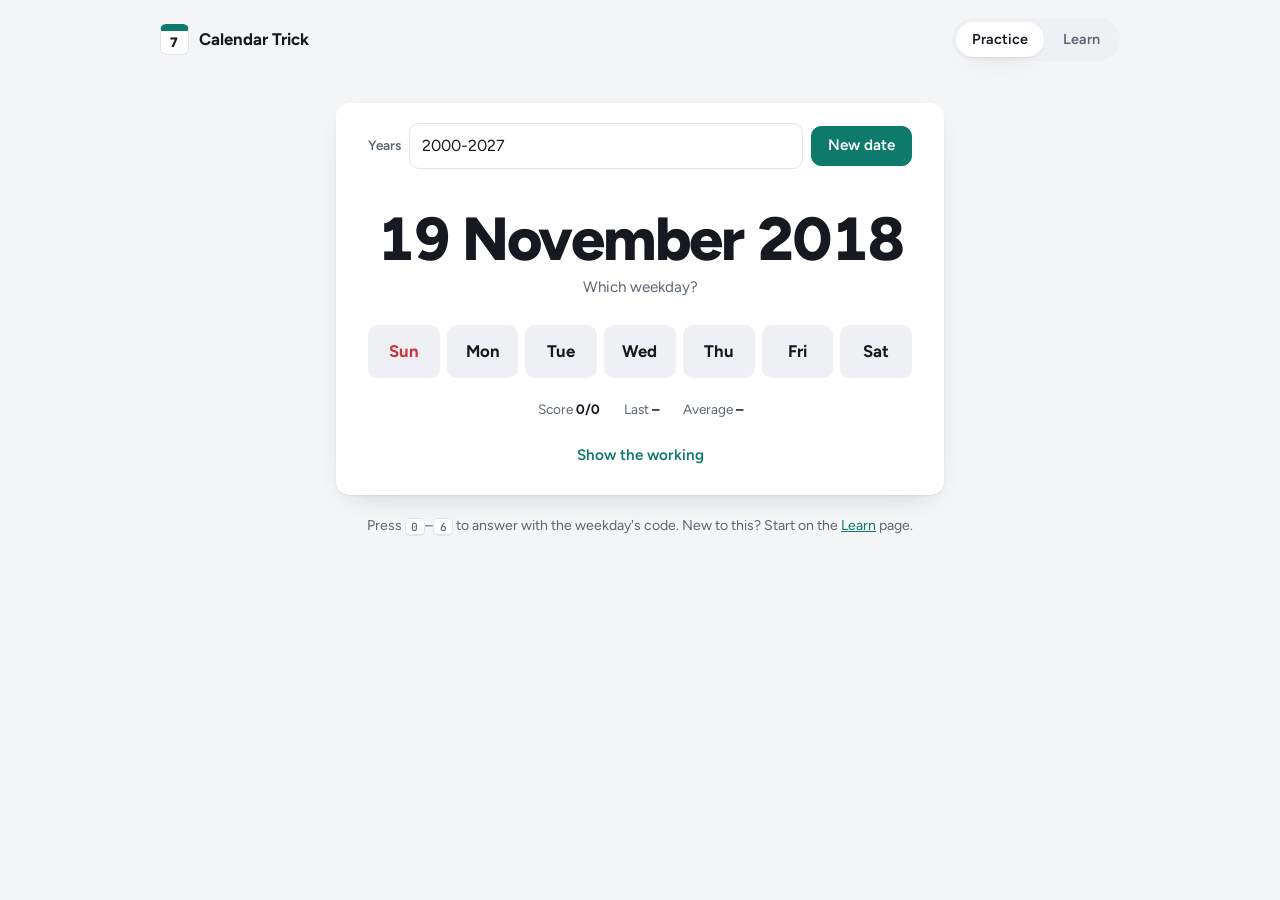
<file: index.html>
<!doctype html>
<html lang="en">
  <head>
    <meta charset="utf-8">
    <meta name="viewport" content="width=device-width, initial-scale=1, viewport-fit=cover">
    <title>Calendar Trick</title>
    <link rel="preconnect" href="https://fonts.googleapis.com">
    <link rel="preconnect" href="https://fonts.gstatic.com" crossorigin>
    <link rel="stylesheet" href="https://fonts.googleapis.com/css2?family=Figtree:wght@400;500;600;700;800&family=JetBrains+Mono:wght@500&display=swap">
    <link rel="stylesheet" href="style.css">
  </head>
  <body>
    <header class="site">
      <a class="brand" href="index.html"><span class="brand-mark" aria-hidden="true">7</span>Calendar Trick</a>
      <nav aria-label="Pages">
        <a href="index.html" aria-current="page">Practice</a>
        <a href="learn.html">Learn</a>
      </nav>
    </header>

    <main class="wrap narrow">
      <section class="trainer" aria-label="Practice">
        <form class="range" onsubmit="generate(); return false;">
          <label class="field-label" for="years">Years</label>
          <input type="text" id="years" value="2000-2027" autocomplete="off" spellcheck="false">
          <button id="btn-go" type="submit" class="primary">New date</button>
        </form>
        <p class="note" id="years-error" hidden>Enter years like 2000-2027 or 1999,2024. Years must be 1583 or later.</p>

        <div class="date-box">
          <div class="prompt" id="date"></div>
          <div class="prompt-sub">Which weekday?</div>
        </div>

        <div class="answers" id="solutions">
          <button type="button" class="sun" data-day="0" onclick="check(this)">Sun</button>
          <button type="button" data-day="1" onclick="check(this)">Mon</button>
          <button type="button" data-day="2" onclick="check(this)">Tue</button>
          <button type="button" data-day="3" onclick="check(this)">Wed</button>
          <button type="button" data-day="4" onclick="check(this)">Thu</button>
          <button type="button" data-day="5" onclick="check(this)">Fri</button>
          <button type="button" data-day="6" onclick="check(this)">Sat</button>
        </div>

        <div class="stats">
          <span>Score <b id="score">0/0</b></span>
          <span>Last <b id="last-time">–</b></span>
          <span>Average <b id="avg-time">–</b></span>
        </div>

        <div class="trainer-foot">
          <button type="button" class="link" id="help-btn" onclick="toggleHelp()">Show the working</button>
          <div id="help" class="working" hidden></div>
        </div>
      </section>

      <p class="hint">Press <kbd>0</kbd>–<kbd>6</kbd> to answer with the weekday's code. New to this? Start on the <a href="learn.html">Learn</a> page.</p>
    </main>

    <script src="calendar-trick.js"></script>
  </body>
</html>
</file>
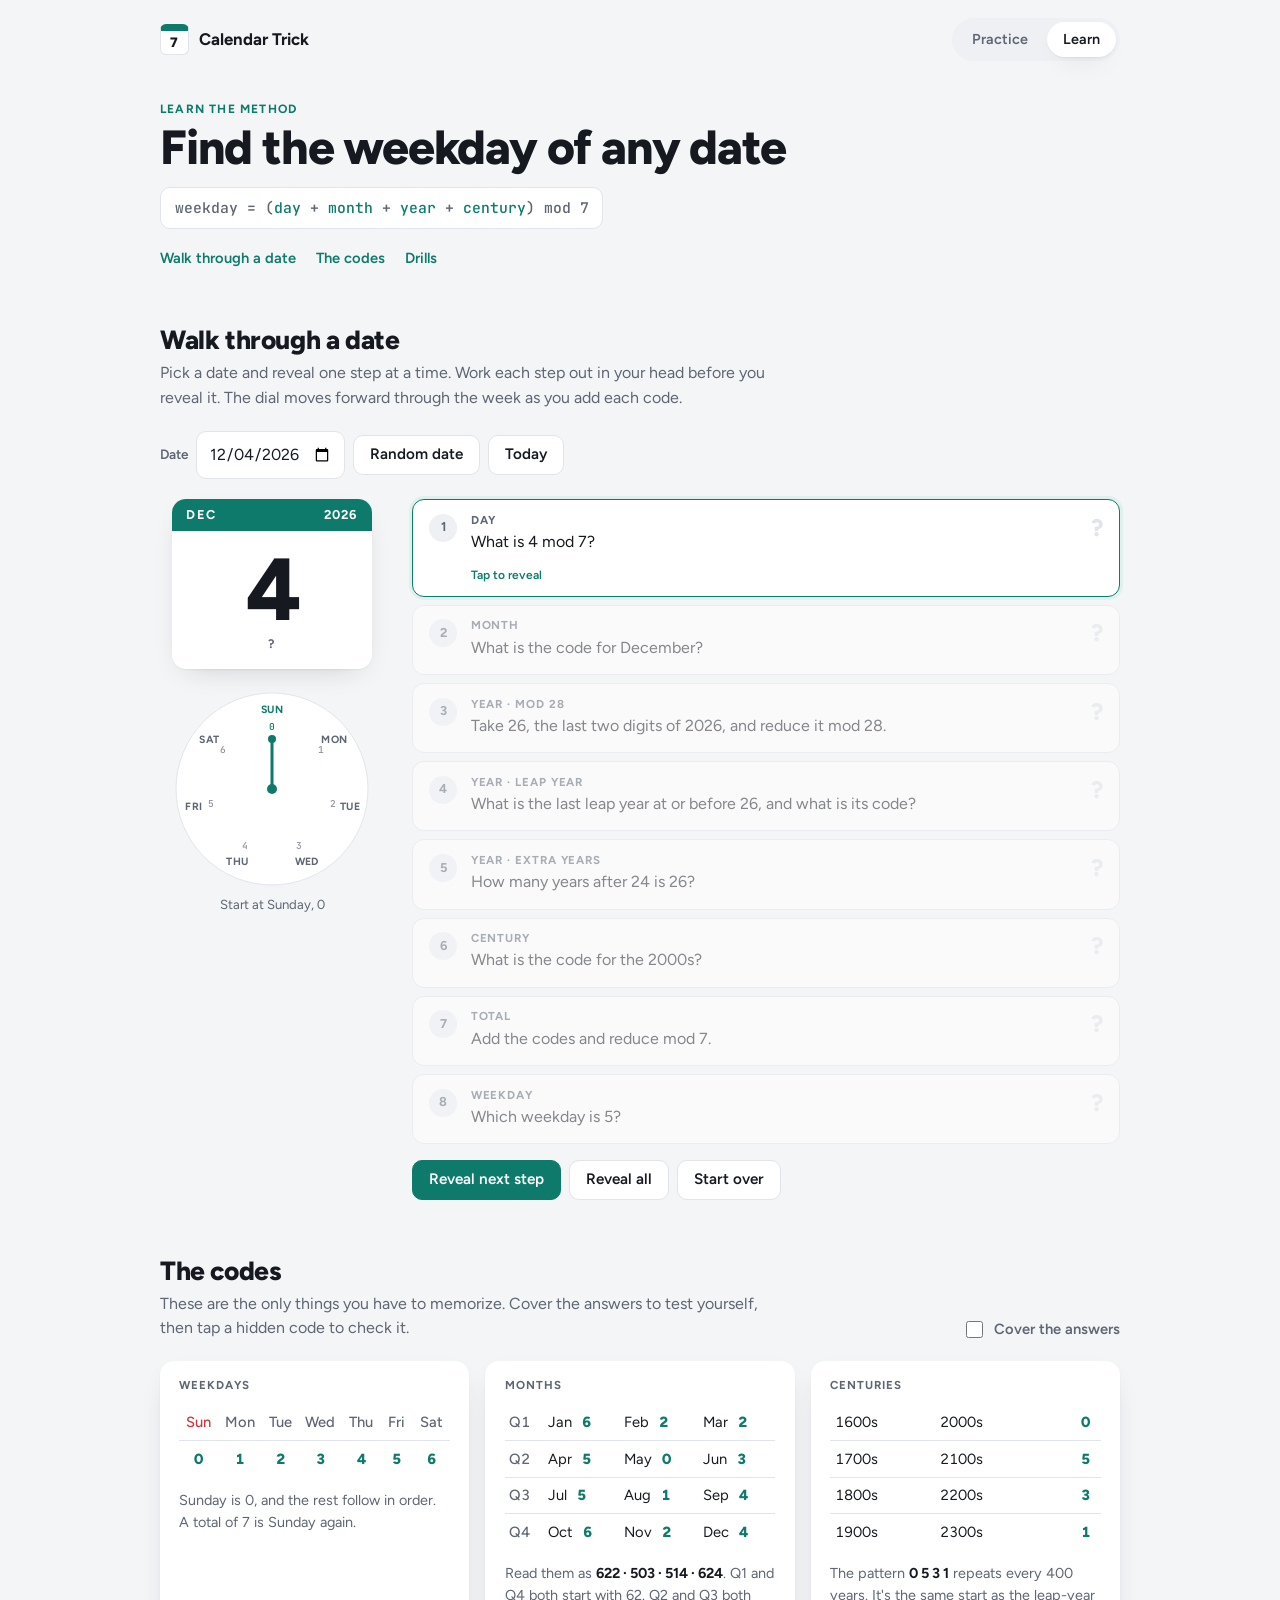
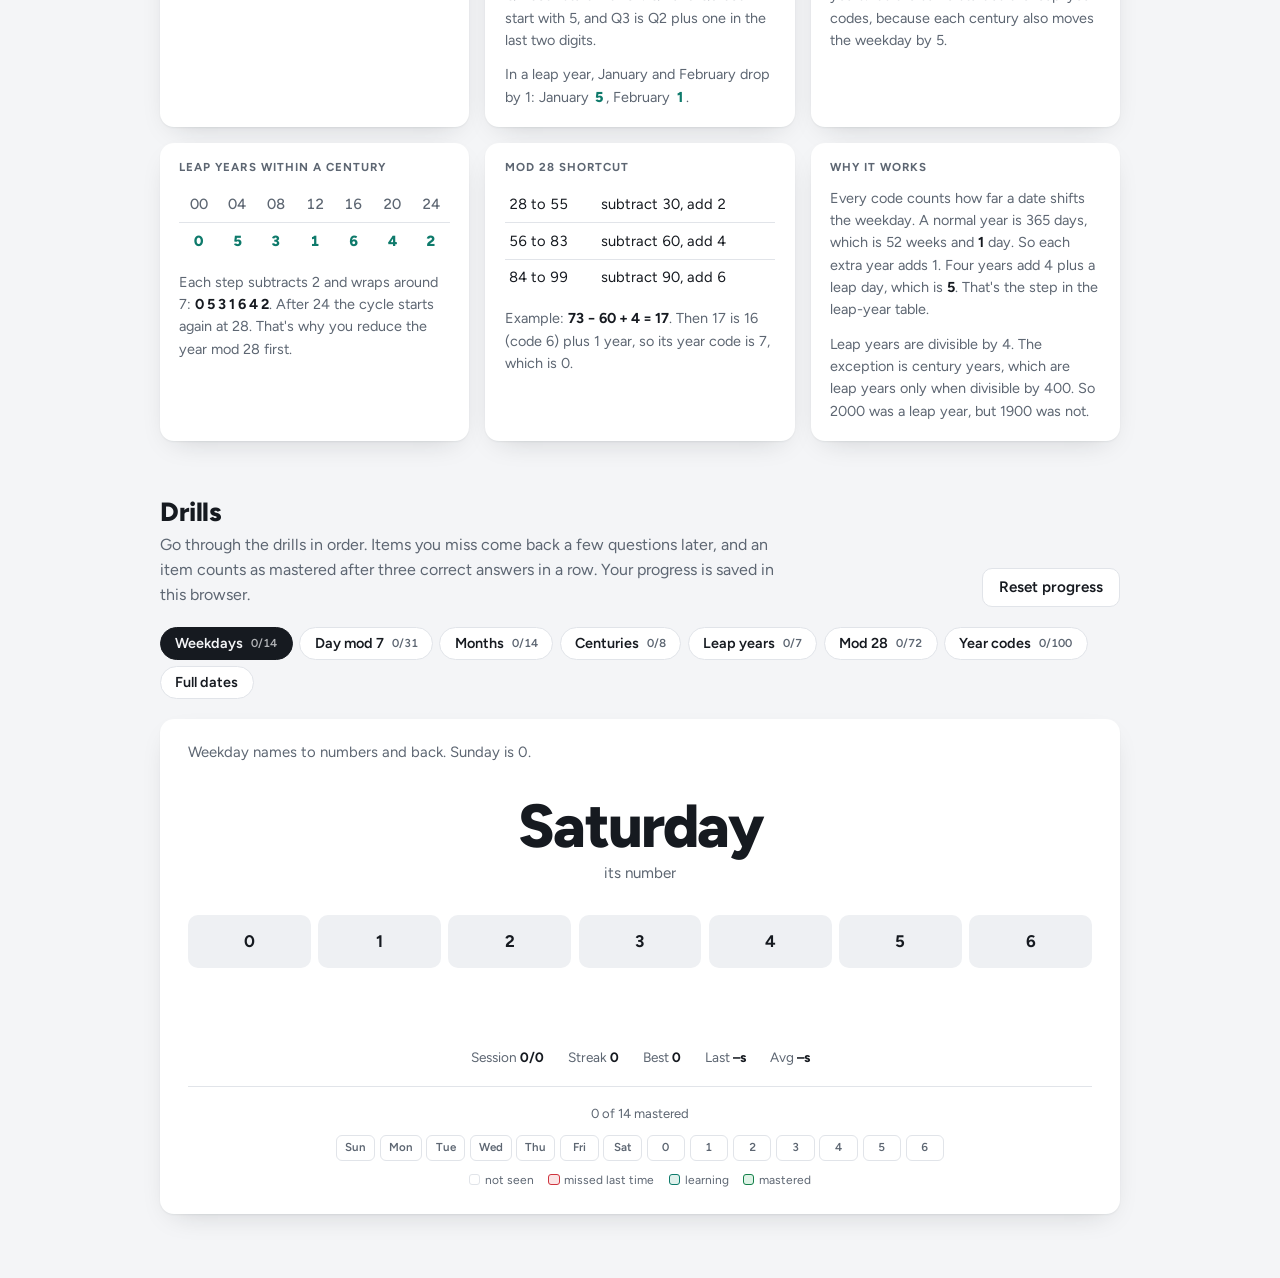
<file: learn.html>
<!doctype html>
<html lang="en">
<head>
<meta charset="utf-8">
<meta name="viewport" content="width=device-width, initial-scale=1, viewport-fit=cover">
<title>Learn · Calendar Trick</title>
<link rel="preconnect" href="https://fonts.googleapis.com">
<link rel="preconnect" href="https://fonts.gstatic.com" crossorigin>
<link rel="stylesheet" href="https://fonts.googleapis.com/css2?family=Figtree:wght@400;500;600;700;800&family=JetBrains+Mono:wght@500&display=swap">
<link rel="stylesheet" href="style.css">
</head>
<body>
<header class="site">
  <a class="brand" href="index.html"><span class="brand-mark" aria-hidden="true">7</span>Calendar Trick</a>
  <nav aria-label="Pages">
    <a href="index.html">Practice</a>
    <a href="learn.html" aria-current="page">Learn</a>
  </nav>
</header>
<div class="wrap">
  <header>
    <p class="eyebrow">Learn the method</p>
    <h1>Find the weekday of any date</h1>
    <p class="formula">weekday = (<b>day</b> + <b>month</b> + <b>year</b> + <b>century</b>) mod 7</p>
    <nav class="toc" aria-label="Sections">
      <a href="#walk">Walk through a date</a>
      <a href="#codes">The codes</a>
      <a href="#drills">Drills</a>
    </nav>
  </header>

  <section id="walk" aria-labelledby="walk-h">
    <div>
      <h2 id="walk-h">Walk through a date</h2>
      <p class="lede">Pick a date and reveal one step at a time. Work each step out in your head before you reveal it. The dial moves forward through the week as you add each code.</p>
    </div>
    <div class="controls">
      <label class="field-label" for="walk-date">Date</label>
      <input type="date" id="walk-date" min="1583-01-01" max="9999-12-31">
      <button type="button" id="walk-random">Random date</button>
      <button type="button" id="walk-today">Today</button>
    </div>
    <p class="note" id="walk-note" hidden>Pick a date in 1583 or later. That's when the Gregorian calendar started.</p>
    <div class="walk">
      <div class="aside">
        <div class="sheet" id="sheet">
          <div class="sheet-band"><span id="sheet-month"></span><span id="sheet-year"></span></div>
          <div class="sheet-day" id="sheet-day"></div>
          <div class="sheet-wd" id="sheet-wd">?</div>
        </div>
        <div class="dial-box">
          <svg id="dial" viewBox="0 0 200 200" role="img" aria-label="Week dial showing the running total"></svg>
          <p class="dial-cap" id="dial-cap"></p>
        </div>
      </div>
      <div class="walk-main">
        <ol class="steps" id="steps"></ol>
        <div class="step-actions">
          <button type="button" class="primary" id="step-next">Reveal next step</button>
          <button type="button" id="step-all">Reveal all</button>
          <button type="button" id="step-reset">Start over</button>
        </div>
      </div>
    </div>
  </section>

  <section id="codes" aria-labelledby="codes-h">
    <div class="sec-head">
      <div>
        <h2 id="codes-h">The codes</h2>
        <p class="lede">These are the only things you have to memorize. Cover the answers to test yourself, then tap a hidden code to check it.</p>
      </div>
      <label class="toggle" for="cover"><input type="checkbox" id="cover"> Cover the answers</label>
    </div>
    <div class="ref-grid">
      <article class="ref">
        <h3>Weekdays</h3>
        <div class="table-scroll">
          <table class="codes grid7">
            <tr><th class="sun">Sun</th><th>Mon</th><th>Tue</th><th>Wed</th><th>Thu</th><th>Fri</th><th>Sat</th></tr>
            <tr><td><span class="c" tabindex="0">0</span></td><td><span class="c" tabindex="0">1</span></td><td><span class="c" tabindex="0">2</span></td><td><span class="c" tabindex="0">3</span></td><td><span class="c" tabindex="0">4</span></td><td><span class="c" tabindex="0">5</span></td><td><span class="c" tabindex="0">6</span></td></tr>
          </table>
        </div>
        <p class="tip">Sunday is 0, and the rest follow in order. A total of 7 is Sunday again.</p>
      </article>

      <article class="ref">
        <h3>Months</h3>
        <div class="table-scroll">
          <table class="codes">
            <tr><th scope="row">Q1</th><td>Jan <span class="c" tabindex="0">6</span></td><td>Feb <span class="c" tabindex="0">2</span></td><td>Mar <span class="c" tabindex="0">2</span></td></tr>
            <tr><th scope="row">Q2</th><td>Apr <span class="c" tabindex="0">5</span></td><td>May <span class="c" tabindex="0">0</span></td><td>Jun <span class="c" tabindex="0">3</span></td></tr>
            <tr><th scope="row">Q3</th><td>Jul <span class="c" tabindex="0">5</span></td><td>Aug <span class="c" tabindex="0">1</span></td><td>Sep <span class="c" tabindex="0">4</span></td></tr>
            <tr><th scope="row">Q4</th><td>Oct <span class="c" tabindex="0">6</span></td><td>Nov <span class="c" tabindex="0">2</span></td><td>Dec <span class="c" tabindex="0">4</span></td></tr>
          </table>
        </div>
        <p class="tip">Read them as <strong>622 · 503 · 514 · 624</strong>. Q1 and Q4 both start with 62. Q2 and Q3 both start with 5, and Q3 is Q2 plus one in the last two digits.</p>
        <p class="tip">In a leap year, January and February drop by 1: January <span class="c" tabindex="0">5</span>, February <span class="c" tabindex="0">1</span>.</p>
      </article>

      <article class="ref">
        <h3>Centuries</h3>
        <div class="table-scroll">
          <table class="codes">
            <tr><td>1600s</td><td>2000s</td><td class="num"><span class="c" tabindex="0">0</span></td></tr>
            <tr><td>1700s</td><td>2100s</td><td class="num"><span class="c" tabindex="0">5</span></td></tr>
            <tr><td>1800s</td><td>2200s</td><td class="num"><span class="c" tabindex="0">3</span></td></tr>
            <tr><td>1900s</td><td>2300s</td><td class="num"><span class="c" tabindex="0">1</span></td></tr>
          </table>
        </div>
        <p class="tip">The pattern <strong>0 5 3 1</strong> repeats every 400 years. It's the same start as the leap-year codes, because each century also moves the weekday by 5.</p>
      </article>

      <article class="ref">
        <h3>Leap years within a century</h3>
        <div class="table-scroll">
          <table class="codes grid7">
            <tr><th>00</th><th>04</th><th>08</th><th>12</th><th>16</th><th>20</th><th>24</th></tr>
            <tr><td><span class="c" tabindex="0">0</span></td><td><span class="c" tabindex="0">5</span></td><td><span class="c" tabindex="0">3</span></td><td><span class="c" tabindex="0">1</span></td><td><span class="c" tabindex="0">6</span></td><td><span class="c" tabindex="0">4</span></td><td><span class="c" tabindex="0">2</span></td></tr>
          </table>
        </div>
        <p class="tip">Each step subtracts 2 and wraps around 7: <strong>0 5 3 1 6 4 2</strong>. After 24 the cycle starts again at 28. That's why you reduce the year mod 28 first.</p>
      </article>

      <article class="ref">
        <h3>Mod 28 shortcut</h3>
        <div class="table-scroll">
          <table class="codes">
            <tr><td>28 to 55</td><td>subtract 30, add 2</td></tr>
            <tr><td>56 to 83</td><td>subtract 60, add 4</td></tr>
            <tr><td>84 to 99</td><td>subtract 90, add 6</td></tr>
          </table>
        </div>
        <p class="tip">Example: <strong>73 − 60 + 4 = 17</strong>. Then 17 is 16 (code 6) plus 1 year, so its year code is 7, which is 0.</p>
      </article>

      <article class="ref">
        <h3>Why it works</h3>
        <p class="tip">Every code counts how far a date shifts the weekday. A normal year is 365 days, which is 52 weeks and <strong>1</strong> day. So each extra year adds 1. Four years add 4 plus a leap day, which is <strong>5</strong>. That's the step in the leap-year table.</p>
        <p class="tip">Leap years are divisible by 4. The exception is century years, which are leap years only when divisible by 400. So 2000 was a leap year, but 1900 was not.</p>
      </article>
    </div>
  </section>

  <section id="drills" aria-labelledby="drills-h">
    <div class="sec-head">
      <div>
        <h2 id="drills-h">Drills</h2>
        <p class="lede">Go through the drills in order. Items you miss come back a few questions later, and an item counts as mastered after three correct answers in a row. Your progress is saved in this browser.</p>
      </div>
      <button type="button" id="reset-progress">Reset progress</button>
    </div>
    <div class="tabs" role="tablist" id="drill-tabs" aria-label="Drills"></div>
    <div class="drill" id="drill-card" role="tabpanel">
      <div class="drill-top">
        <p id="drill-desc"></p>
        <div class="drill-opts" id="drill-opts" hidden>
          <label class="field-label" for="date-range">Years</label>
          <select id="date-range">
            <option value="2000-2099">2000 to 2099</option>
            <option value="1900-2099" selected>1900 to 2099</option>
            <option value="1600-2399">1600 to 2399</option>
          </select>
        </div>
      </div>
      <div class="prompt-wrap">
        <div class="prompt" id="prompt"></div>
        <div class="prompt-sub" id="prompt-sub"></div>
      </div>
      <div class="answers" id="answers"></div>
      <div class="feedback" id="feedback" aria-live="polite"></div>
      <div class="stats" id="stats"></div>
      <div class="mastery" id="mastery"></div>
    </div>
  </section>
</div>

<script>
  const WEEKDAYS = ["Sunday", "Monday", "Tuesday", "Wednesday", "Thursday", "Friday", "Saturday"];
  const MONTHS = ["January", "February", "March", "April", "May", "June", "July", "August", "September", "October", "November", "December"];
  const MONTH_CODES = [6, 2, 2, 5, 0, 3, 5, 1, 4, 6, 2, 4];
  const QUARTERS = ["6 2 2", "5 0 3", "5 1 4", "6 2 4"];
  const LEAP_CODES = [0, 5, 3, 1, 6, 4, 2]; // leap years 00, 04, ..., 24
  const CENTURY_CODES = [0, 5, 3, 1]; // indexed by century % 4

  const $ = (sel) => document.querySelector(sel);
  const pad = (n) => String(n).padStart(2, "0");
  const rand = (a, b) => a + Math.floor(Math.random() * (b - a + 1));
  const isLeap = (y) => (y % 4 === 0 && y % 100 !== 0) || y % 400 === 0;
  const daysIn = (y, m) => (m === 2 ? (isLeap(y) ? 29 : 28) : [4, 6, 9, 11].includes(m) ? 30 : 31);
  const monthCode = (y, m) => MONTH_CODES[m - 1] - (isLeap(y) && m <= 2 ? 1 : 0);
  const mod7Text = (n) => (n < 7 ? `${n} is already under 7` : `${n} − ${n - (n % 7)} = ${n % 7}`);

  function mod28Text(yy) {
    if (yy < 28) return `${pad(yy)} is already under 28`;
    const k = Math.floor(yy / 28);
    return `${yy} − ${28 * k} = ${pad(yy % 28)} (or ${yy} − ${30 * k} + ${2 * k})`;
  }

  function breakdown(y, m, d) {
    const cent = Math.floor(y / 100);
    const yy = y % 100;
    const r = yy % 28;
    const prev = r - (r % 4);
    const b = {
      y, m, d, cent, yy, r, prev,
      dayC: d % 7,
      monthC: monthCode(y, m),
      leapC: LEAP_CODES[prev / 4],
      rem: r % 4,
      centC: CENTURY_CODES[cent % 4],
    };
    b.sum = b.dayC + b.monthC + b.leapC + b.rem + b.centC;
    b.code = b.sum % 7;
    return b;
  }

  function yearCodeText(yy) {
    const r = yy % 28, prev = r - (r % 4), lc = LEAP_CODES[prev / 4], rem = r % 4, t = lc + rem;
    const head = yy >= 28 ? `${mod28Text(yy)}. ` : "";
    return `${head}Leap year ${pad(prev)} is ${lc}, plus ${rem} = ${t}${t >= 7 ? ` → ${t % 7}` : ""}`;
  }

  function shortBreakdown(b) {
    return `day ${b.d} → ${b.dayC} · ${MONTHS[b.m - 1].slice(0, 3)} → ${b.monthC}` +
      ` · year ${pad(b.yy)} → ${pad(b.r)} → ${pad(b.prev)} (${b.leapC}) + ${b.rem}` +
      ` · ${b.cent}00s → ${b.centC} · total ${b.sum}${b.sum >= 7 ? ` → ${b.code}` : ""}`;
  }

  /* ---------- Walkthrough ---------- */

  const walk = { b: null, steps: [], shown: 0 };

  function stepsFor(b) {
    const name = MONTHS[b.m - 1];
    const leapJF = isLeap(b.y) && b.m <= 2;
    const total = [b.dayC, b.monthC, b.leapC, b.rem, b.centC].join(" + ");
    return [
      { label: "Day", q: `What is ${b.d} mod 7?`, a: mod7Text(b.d), add: b.dayC },
      {
        label: "Month",
        q: `What is the code for ${name}?`,
        a: leapJF ? `${name} is ${MONTH_CODES[b.m - 1]}, minus 1 because ${b.y} is a leap year → ${b.monthC}` : `${name} is ${b.monthC}`,
        add: b.monthC,
      },
      { label: "Year · mod 28", q: `Take ${pad(b.yy)}, the last two digits of ${b.y}, and reduce it mod 28.`, a: mod28Text(b.yy), show: pad(b.r) },
      { label: "Year · leap year", q: `What is the last leap year at or before ${pad(b.r)}, and what is its code?`, a: `${pad(b.prev)} has code ${b.leapC}`, add: b.leapC },
      { label: "Year · extra years", q: `How many years after ${pad(b.prev)} is ${pad(b.r)}?`, a: `${pad(b.r)} − ${pad(b.prev)} = ${b.rem}, one per year`, add: b.rem },
      { label: "Century", q: `What is the code for the ${b.cent}00s?`, a: `The ${b.cent}00s are ${b.centC}`, add: b.centC },
      { label: "Total", q: "Add the codes and reduce mod 7.", a: `${total} = ${b.sum}${b.sum >= 7 ? ` → ${b.code}` : ""}`, show: String(b.code) },
      { label: "Weekday", q: `Which weekday is ${b.code}?`, a: `${b.code} is ${WEEKDAYS[b.code]}`, show: WEEKDAYS[b.code].slice(0, 3) },
    ];
  }

  function buildDial() {
    let s = `<circle class="dial-ring" cx="100" cy="100" r="96"/>`;
    for (let i = 0; i < 7; i++) {
      const ang = ((i * 360) / 7 - 90) * (Math.PI / 180);
      const lx = 100 + 80 * Math.cos(ang), ly = 100 + 80 * Math.sin(ang);
      const nx = 100 + 63 * Math.cos(ang), ny = 100 + 63 * Math.sin(ang);
      s += `<text class="dial-label${i === 0 ? " sun" : ""}" data-i="${i}" x="${lx.toFixed(1)}" y="${ly.toFixed(1)}">${WEEKDAYS[i].slice(0, 3).toUpperCase()}</text>`;
      s += `<text class="dial-num" data-i="${i}" x="${nx.toFixed(1)}" y="${ny.toFixed(1)}">${i}</text>`;
    }
    s += `<g id="needle"><line class="needle-line" x1="100" y1="100" x2="100" y2="50"/><circle class="needle-tip" cx="100" cy="50" r="4"/></g>`;
    s += `<circle class="hub" cx="100" cy="100" r="5"/>`;
    $("#dial").innerHTML = s;
  }

  function setWalkDate(y, m, d, revealAll = false) {
    walk.b = breakdown(y, m, d);
    walk.steps = stepsFor(walk.b);
    walk.shown = revealAll ? walk.steps.length : 0;
    $("#walk-date").value = `${String(y).padStart(4, "0")}-${pad(m)}-${pad(d)}`;
    $("#walk-note").hidden = true;
    renderWalk();
  }

  function renderWalk() {
    const { b, steps, shown } = walk;
    const done = shown >= steps.length;
    $("#sheet-month").textContent = MONTHS[b.m - 1].slice(0, 3);
    $("#sheet-year").textContent = b.y;
    $("#sheet-day").textContent = b.d;
    $("#sheet-wd").textContent = done ? WEEKDAYS[b.code] : "?";
    $("#sheet").classList.toggle("solved", done);
    $("#sheet").classList.toggle("is-sunday", done && b.code === 0);

    $("#steps").innerHTML = steps.map((s, i) => {
      const state = i < shown ? "shown" : i === shown ? "next" : "hidden";
      const val = i < shown ? (s.add !== undefined ? `+${s.add}` : s.show) : "?";
      const attrs = state === "next" ? ` tabindex="0" role="button" aria-label="Reveal step ${i + 1}: ${s.label}"` : "";
      return `<li class="step" data-state="${state}"${attrs}>
        <div class="step-main"><div class="step-label">${s.label}</div><div class="step-q">${s.q}</div><div class="step-a">${s.a}</div></div>
        <div class="step-val">${val}</div></li>`;
    }).join("");

    const running = steps.slice(0, shown).reduce((t, s) => t + (s.add ?? 0), 0);
    $("#needle").style.transform = `rotate(${(running * 360) / 7}deg)`;
    document.querySelectorAll("#dial [data-i]").forEach((el) => el.classList.toggle("on", Number(el.dataset.i) === running % 7));
    $("#dial-cap").innerHTML = shown === 0
      ? "Start at Sunday, 0"
      : `Running total <b>${running}</b>${running >= 7 ? ` → <b>${running % 7}</b>` : ""}`;

    $("#step-next").disabled = done;
    $("#step-all").disabled = done;
  }

  function revealNext() {
    if (walk.shown < walk.steps.length) {
      walk.shown++;
      renderWalk();
    }
  }

  $("#step-next").addEventListener("click", revealNext);
  $("#step-all").addEventListener("click", () => { walk.shown = walk.steps.length; renderWalk(); });
  $("#step-reset").addEventListener("click", () => { walk.shown = 0; renderWalk(); });
  $("#steps").addEventListener("click", (e) => { if (e.target.closest('.step[data-state="next"]')) revealNext(); });
  $("#steps").addEventListener("keydown", (e) => {
    if ((e.key === "Enter" || e.key === " ") && e.target.closest('.step[data-state="next"]')) {
      e.preventDefault();
      revealNext();
      const next = $('.step[data-state="next"]');
      if (next) next.focus();
    }
  });
  $("#walk-random").addEventListener("click", () => {
    const y = rand(1900, 2099), m = rand(1, 12);
    setWalkDate(y, m, rand(1, daysIn(y, m)));
  });
  $("#walk-today").addEventListener("click", () => {
    const t = new Date();
    setWalkDate(t.getFullYear(), t.getMonth() + 1, t.getDate());
  });
  $("#walk-date").addEventListener("change", (e) => {
    const match = /^(\d{4,})-(\d{2})-(\d{2})$/.exec(e.target.value);
    if (!match) return;
    const [y, m, d] = match.slice(1).map(Number);
    if (y < 1583 || m < 1 || m > 12 || d < 1 || d > daysIn(y, m)) {
      $("#walk-note").hidden = false;
      return;
    }
    setWalkDate(y, m, d);
  });

  /* ---------- Code sheet ---------- */

  $("#cover").addEventListener("change", (e) => {
    document.body.classList.toggle("covered", e.target.checked);
    document.querySelectorAll(".c.peek").forEach((el) => el.classList.remove("peek"));
  });
  const peek = (el) => { if (document.body.classList.contains("covered")) el.classList.toggle("peek"); };
  $("#codes").addEventListener("click", (e) => { const c = e.target.closest(".c"); if (c) peek(c); });
  $("#codes").addEventListener("keydown", (e) => {
    const c = e.target.closest(".c");
    if (c && (e.key === "Enter" || e.key === " ")) { e.preventDefault(); peek(c); }
  });

  /* ---------- Drills ---------- */

  const STORE = "calendar-trick-progress-v1";
  const TAB_STORE = "calendar-trick-tab";
  let prog = {};
  try { prog = JSON.parse(localStorage.getItem(STORE)) || {}; } catch (e) { prog = {}; }
  const save = () => { try { localStorage.setItem(STORE, JSON.stringify(prog)); } catch (e) {} };

  function record(key, ok) {
    const p = prog[key] || (prog[key] = { s: 0, n: 0, w: 0 });
    p.n++;
    p.last = ok ? 1 : 0;
    if (ok) p.s++;
    else { p.s = 0; p.w++; }
    save();
  }

  const DRILLS = [
    {
      id: "weekday", name: "Weekdays",
      desc: "Weekday names to numbers and back. Sunday is 0.",
      items: [
        ...WEEKDAYS.map((w, i) => ({ key: `wn${i}`, chip: w.slice(0, 3), prompt: w, sub: "its number", answer: i, input: "digit", explain: `${w} is ${i}. Count up from Sunday = 0.` })),
        ...WEEKDAYS.map((w, i) => ({ key: `wd${i}`, chip: String(i), prompt: String(i), sub: "which weekday?", answer: i, input: "weekday", keys: false, explain: `${i} is ${w}.` })),
      ],
    },
    {
      id: "day", name: "Day mod 7",
      desc: "Reduce the day of the month mod 7. Subtract the largest multiple of 7 that fits.",
      items: Array.from({ length: 31 }, (_, k) => {
        const d = k + 1;
        return { key: `d${d}`, chip: String(d), prompt: String(d), sub: "day mod 7", answer: d % 7, input: "digit", explain: `${mod7Text(d)}.` };
      }),
    },
    {
      id: "month", name: "Months",
      desc: "Month codes, including January and February in a leap year.",
      items: [
        ...MONTHS.map((name, i) => ({
          key: `m${i + 1}`, chip: name.slice(0, 3), prompt: name, sub: "month code", answer: MONTH_CODES[i], input: "digit",
          explain: `${name} is ${MONTH_CODES[i]}. Q${Math.floor(i / 3) + 1} reads ${QUARTERS[Math.floor(i / 3)]}.`,
        })),
        { key: "m1L", chip: "Jan LY", prompt: "January", sub: "in a leap year", answer: 5, input: "digit", explain: "January is 6, minus 1 in a leap year = 5." },
        { key: "m2L", chip: "Feb LY", prompt: "February", sub: "in a leap year", answer: 1, input: "digit", explain: "February is 2, minus 1 in a leap year = 1." },
      ],
    },
    {
      id: "century", name: "Centuries",
      desc: "Century codes. The pattern 0 5 3 1 repeats every 400 years.",
      items: [16, 17, 18, 19, 20, 21, 22, 23].map((c) => ({
        key: `c${c}`, chip: `${c}00`, prompt: `${c}00s`, sub: "century code", answer: CENTURY_CODES[c % 4], input: "digit",
        explain: `The ${c}00s are ${CENTURY_CODES[c % 4]}. The pattern is 0 5 3 1, starting at 1600 and again at 2000.`,
      })),
    },
    {
      id: "leap", name: "Leap years",
      desc: "Codes for the leap years 00 to 24 in a century. Each one is 2 less than the last.",
      items: LEAP_CODES.map((code, i) => ({
        key: `l${i * 4}`, chip: pad(i * 4), prompt: pad(i * 4), sub: "leap year code", answer: code, input: "digit",
        explain: `${pad(i * 4)} is ${code}. The sequence is 0 5 3 1 6 4 2, subtracting 2 each time.`,
      })),
    },
    {
      id: "mod28", name: "Mod 28",
      desc: "Reduce a two-digit year mod 28. Type the answer and press Enter.",
      items: Array.from({ length: 72 }, (_, k) => {
        const n = k + 28;
        return { key: `r${n}`, chip: String(n), prompt: String(n), sub: "mod 28", answer: n % 28, input: "number", explain: `${mod28Text(n)}.` };
      }),
    },
    {
      id: "year", name: "Year codes",
      desc: "The whole year code for the last two digits: reduce mod 28, take the leap year code, then add the extra years.",
      items: Array.from({ length: 100 }, (_, yy) => {
        const r = yy % 28, prev = r - (r % 4);
        return { key: `y${yy}`, chip: pad(yy), prompt: pad(yy), sub: "year code", answer: (LEAP_CODES[prev / 4] + (r % 4)) % 7, input: "digit", explain: `${yearCodeText(yy)}.` };
      }),
    },
    {
      id: "date", name: "Full dates",
      desc: "Put it all together. Number keys 0 to 6 pick the weekday with that code.",
      generate: true,
    },
  ];

  const drill = { id: "weekday", item: null, locked: false, t0: 0, count: 0, lastKey: null, retry: [], sessions: {} };
  const current = () => DRILLS.find((d) => d.id === drill.id);
  const session = () => drill.sessions[drill.id] || (drill.sessions[drill.id] = { right: 0, total: 0, streak: 0, best: 0, times: [] });
  const mastered = (d) => d.items.filter((it) => (prog[it.key]?.s ?? 0) >= 3).length;

  function pick(d) {
    const due = drill.retry.findIndex((r) => r.due <= drill.count && r.key !== drill.lastKey);
    if (due >= 0) {
      const key = drill.retry.splice(due, 1)[0].key;
      return d.items.find((it) => it.key === key);
    }
    const weights = d.items.map((it) => {
      if (it.key === drill.lastKey && d.items.length > 1) return 0;
      const p = prog[it.key];
      if (!p) return 4;
      if (p.s >= 3) return 1;
      return 6 - p.s * 1.5 + (p.last === 0 ? 4 : 0);
    });
    let r = Math.random() * weights.reduce((a, b) => a + b, 0);
    for (let i = 0; i < d.items.length; i++) {
      r -= weights[i];
      if (r < 0) return d.items[i];
    }
    return d.items[d.items.length - 1];
  }

  function dateItem() {
    const [lo, hi] = $("#date-range").value.split("-").map(Number);
    const y = rand(lo, hi), m = rand(1, 12), d = rand(1, daysIn(y, m));
    const b = breakdown(y, m, d);
    return {
      key: `date-${y}-${m}-${d}`, prompt: `${d} ${MONTHS[m - 1].slice(0, 3)} ${y}`, sub: "which weekday?",
      answer: b.code, input: "weekday", explain: shortBreakdown(b), walk: [y, m, d],
    };
  }

  function renderTabs() {
    $("#drill-tabs").innerHTML = DRILLS.map((d) => {
      const n = d.generate ? "" : `<span class="n">${mastered(d)}/${d.items.length}</span>`;
      return `<button type="button" class="tab" role="tab" data-id="${d.id}" aria-selected="${d.id === drill.id}">${d.name}${n}</button>`;
    }).join("");
  }

  function renderStats() {
    const s = session();
    const last = s.times.length ? s.times[s.times.length - 1].toFixed(1) : "–";
    const avg = s.times.length ? (s.times.reduce((a, b) => a + b, 0) / s.times.length).toFixed(1) : "–";
    $("#stats").innerHTML =
      `<span>Session <b>${s.right}/${s.total}</b></span><span>Streak <b>${s.streak}</b></span>` +
      `<span>Best <b>${s.best}</b></span><span>Last <b>${last}s</b></span><span>Avg <b>${avg}s</b></span>`;
  }

  function chipClass(key) {
    const p = prog[key];
    if (!p) return "";
    if (p.s >= 3) return "done";
    if (p.last === 0) return "miss";
    return "learning";
  }

  function renderMastery() {
    const d = current();
    const box = $("#mastery");
    if (d.generate) {
      box.innerHTML = `<div class="mastery-label">Full dates aren't tracked item by item. Your session score and times are above.</div>`;
      return;
    }
    const done = mastered(d);
    const legend = `<div class="legend"><span><i></i>not seen</span><span><i class="l-miss"></i>missed last time</span><span><i class="l-learning"></i>learning</span><span><i class="l-done"></i>mastered</span></div>`;
    if (d.items.length <= 31) {
      box.innerHTML = `<div class="mastery-label">${done} of ${d.items.length} mastered</div>` +
        `<div class="chips">${d.items.map((it) => `<span class="chip ${chipClass(it.key)}">${it.chip}</span>`).join("")}</div>` + legend;
    } else {
      const trouble = d.items.filter((it) => chipClass(it.key) === "miss");
      box.innerHTML = `<div class="mastery-label">${done} of ${d.items.length} mastered</div>` +
        `<div class="meter"><span style="width:${(100 * done) / d.items.length}%"></span></div>` +
        (trouble.length ? `<div class="mastery-label">Missed last time</div><div class="chips">${trouble.map((it) => `<span class="chip miss">${it.chip}</span>`).join("")}</div>` : "");
    }
  }

  function nextQuestion(focus = true) {
    const d = current();
    drill.count++;
    const item = d.generate ? dateItem() : pick(d);
    drill.item = item;
    drill.lastKey = item.key;
    drill.locked = false;
    $("#prompt").textContent = item.prompt;
    $("#prompt-sub").textContent = item.sub;
    $("#feedback").innerHTML = "";
    const answers = $("#answers");
    if (item.input === "number") {
      answers.innerHTML = `<form class="number-answer" id="num-form"><input id="num-input" type="text" inputmode="numeric" pattern="[0-9]*" autocomplete="off" maxlength="2" aria-label="Your answer"><button type="submit" class="primary">Check</button></form>`;
      $("#num-form").addEventListener("submit", (e) => {
        e.preventDefault();
        const v = parseInt($("#num-input").value, 10);
        if (!Number.isNaN(v)) answer(v);
      });
      if (focus) $("#num-input").focus({ preventScroll: true });
    } else {
      const labels = item.input === "weekday" ? WEEKDAYS.map((w) => w.slice(0, 3)) : [0, 1, 2, 3, 4, 5, 6];
      answers.innerHTML = labels.map((l, i) => `<button type="button" data-v="${i}"${item.input === "weekday" && i === 0 ? ' class="sun"' : ""} aria-label="${item.input === "weekday" ? WEEKDAYS[i] : i}">${l}</button>`).join("");
    }
    drill.t0 = performance.now();
    renderStats();
    renderMastery();
  }

  function answer(v) {
    if (drill.locked) return;
    drill.locked = true;
    const it = drill.item;
    const ok = v === it.answer;
    const secs = (performance.now() - drill.t0) / 1000;
    const s = session();
    s.total++;
    if (ok) {
      s.right++;
      s.streak++;
      s.best = Math.max(s.best, s.streak);
      s.times.push(secs);
    } else {
      s.streak = 0;
      if (!current().generate) drill.retry.push({ key: it.key, due: drill.count + 3 });
    }
    if (!current().generate) record(it.key, ok);

    if (it.input === "number") {
      $("#num-input").classList.add(ok ? "right" : "wrong");
      $("#num-input").readOnly = true;
    } else {
      document.querySelectorAll("#answers button").forEach((b) => {
        const bv = Number(b.dataset.v);
        if (bv === it.answer) b.classList.add("right");
        else if (bv === v) b.classList.add("wrong");
      });
    }

    const label = it.input === "weekday" ? WEEKDAYS[it.answer] : it.answer;
    if (ok) {
      $("#feedback").innerHTML = `<span class="ok">Correct · ${secs.toFixed(1)}s</span>`;
      setTimeout(() => { if (drill.item === it) nextQuestion(); }, 700);
    } else {
      $("#feedback").innerHTML =
        `<span class="no">The answer is ${label}.</span><span class="why">${it.explain}</span>` +
        `<div class="fb-actions"><button type="button" class="primary" id="next-btn">Next question</button>` +
        (it.walk ? `<button type="button" id="walk-btn">Walk through this date</button>` : "") + `</div>`;
      $("#next-btn").addEventListener("click", () => nextQuestion());
      if (it.walk) {
        $("#walk-btn").addEventListener("click", () => {
          setWalkDate(...it.walk);
          $("#walk").scrollIntoView({ behavior: matchMedia("(prefers-reduced-motion: reduce)").matches ? "auto" : "smooth" });
        });
      }
      $("#next-btn").focus({ preventScroll: true });
    }
    renderStats();
    renderMastery();
    renderTabs();
  }

  function switchDrill(id, focus = true) {
    drill.id = DRILLS.some((d) => d.id === id) ? id : "weekday";
    drill.retry = [];
    drill.lastKey = null;
    try { localStorage.setItem(TAB_STORE, drill.id); } catch (e) {}
    $("#drill-desc").textContent = current().desc;
    $("#drill-opts").hidden = !current().generate;
    renderTabs();
    nextQuestion(focus);
  }

  $("#drill-tabs").addEventListener("click", (e) => {
    const t = e.target.closest(".tab");
    if (t) switchDrill(t.dataset.id);
  });
  $("#answers").addEventListener("click", (e) => {
    const b = e.target.closest("button[data-v]");
    if (b) answer(Number(b.dataset.v));
  });
  $("#date-range").addEventListener("change", () => nextQuestion());

  document.addEventListener("keydown", (e) => {
    if (e.target.matches("input, select, textarea") || e.metaKey || e.ctrlKey || e.altKey) return;
    const it = drill.item;
    if (!it || drill.locked || it.input === "number" || it.keys === false) return;
    if (!/^[0-6]$/.test(e.key)) return;
    const r = $("#drill-card").getBoundingClientRect();
    if (r.bottom < 0 || r.top > innerHeight) return;
    e.preventDefault();
    answer(Number(e.key));
  });

  let resetTimer = null;
  $("#reset-progress").addEventListener("click", (e) => {
    const btn = e.currentTarget;
    if (!btn.classList.contains("armed")) {
      btn.classList.add("armed");
      btn.textContent = "Click again to erase all progress";
      resetTimer = setTimeout(() => { btn.classList.remove("armed"); btn.textContent = "Reset progress"; }, 4000);
      return;
    }
    clearTimeout(resetTimer);
    btn.classList.remove("armed");
    btn.textContent = "Progress erased";
    setTimeout(() => { btn.textContent = "Reset progress"; }, 2000);
    prog = {};
    drill.sessions = {};
    save();
    switchDrill(drill.id);
  });

  /* ---------- Start ---------- */

  buildDial();
  // The practice page links here with ?date=YYYY-MM-DD to walk through a specific date.
  const linked = /^(\d{4})-(\d{1,2})-(\d{1,2})$/.exec(new URLSearchParams(location.search).get("date") || "");
  const [ly, lm, ld] = linked ? linked.slice(1).map(Number) : [];
  if (linked && ly >= 1583 && lm >= 1 && lm <= 12 && ld >= 1 && ld <= daysIn(ly, lm)) {
    setWalkDate(ly, lm, ld);
  } else {
    const today = new Date();
    setWalkDate(today.getFullYear(), today.getMonth() + 1, today.getDate());
  }
  let savedTab = "weekday";
  try { savedTab = localStorage.getItem(TAB_STORE) || "weekday"; } catch (e) {}
  switchDrill(savedTab, false);
</script>
</body>
</html>
</file>
<file: style.css>
/* Shared look for the practice and learn pages.
   Layout: a slim header with page switcher, then one centered column of white surfaces on a cool grey ground.
   One teal accent; Sunday red follows the printed-calendar convention. */
:root {
  --bg: #f4f5f7;
  --surface: #ffffff;
  --surface-2: #eef0f3;
  --ink: #161a20;
  --muted: #5d6672;
  --line: #e1e4e9;
  --accent: #0e7a6b;
  --accent-ink: #ffffff;
  --accent-soft: #dff1ec;
  --sunday: #cf343e;
  --good: #14804a;
  --good-soft: #def3e6;
  --bad: #cf343e;
  --bad-soft: #fbe4e5;
  --shadow: 0 1px 2px rgba(22, 26, 32, 0.06), 0 10px 28px -14px rgba(22, 26, 32, 0.22);
  --radius: 14px;

  --sans: "Figtree", system-ui, -apple-system, "Segoe UI", Roboto, sans-serif;
  --mono: "JetBrains Mono", ui-monospace, "SF Mono", Menlo, monospace;
}
@media (prefers-color-scheme: dark) {
  :root {
    --bg: #0f1216;
    --surface: #181c22;
    --surface-2: #222730;
    --ink: #e8ebef;
    --muted: #9aa3ae;
    --line: #2b313a;
    --accent: #4cc9b0;
    --accent-ink: #06201b;
    --accent-soft: #133029;
    --sunday: #ff7b82;
    --good: #5ad08f;
    --good-soft: #143022;
    --bad: #ff7b82;
    --bad-soft: #3a1d21;
    --shadow: 0 1px 2px rgba(0, 0, 0, 0.4), 0 10px 28px -14px rgba(0, 0, 0, 0.7);
    color-scheme: dark;
  }
}

*, *::before, *::after { box-sizing: border-box; }
[hidden] { display: none !important; }
body {
  margin: 0;
  background: var(--bg);
  color: var(--ink);
  font: 400 1rem/1.55 var(--sans);
  -webkit-font-smoothing: antialiased;
}
a { color: var(--accent); }
:focus-visible { outline: 2px solid var(--accent); outline-offset: 2px; }

/* ---------- Header ---------- */

.site {
  max-width: 62rem;
  margin: 0 auto;
  padding-block: 1.1rem;
  padding-left: max(16px, env(safe-area-inset-left, 0px));
  padding-right: max(16px, env(safe-area-inset-right, 0px));
  display: flex;
  align-items: center;
  justify-content: space-between;
  gap: 1rem;
  flex-wrap: wrap;
}
.brand {
  display: inline-flex;
  align-items: center;
  gap: 0.65rem;
  font-weight: 700;
  font-size: 1.05rem;
  color: var(--ink);
  text-decoration: none;
}
.brand-mark {
  display: grid;
  place-items: center;
  width: 1.8rem;
  height: 1.95rem;
  background: var(--surface);
  border: 1px solid var(--line);
  border-top: 7px solid var(--accent);
  border-radius: 6px;
  font: 800 0.85rem/1 var(--sans);
  color: var(--ink);
}
.site nav { display: flex; gap: 0.2rem; background: var(--surface-2); padding: 0.25rem; border-radius: 999px; }
.site nav a {
  padding: 0.42rem 1rem;
  border-radius: 999px;
  color: var(--muted);
  text-decoration: none;
  font-weight: 600;
  font-size: 0.9rem;
}
.site nav a:hover { color: var(--ink); }
.site nav a[aria-current="page"] { background: var(--surface); color: var(--ink); box-shadow: var(--shadow); }

/* ---------- Page ---------- */

.wrap {
  max-width: 62rem;
  margin: 0 auto;
  padding-block: 1.5rem 4rem;
  padding-left: max(16px, env(safe-area-inset-left, 0px));
  padding-right: max(16px, env(safe-area-inset-right, 0px));
  display: grid;
  gap: 3.5rem;
}
.wrap.narrow { max-width: 40rem; gap: 1.25rem; }

h1 { font: 800 clamp(2rem, 5.5vw, 3rem)/1.06 var(--sans); letter-spacing: -0.025em; margin: 0.45rem 0 0.9rem; text-wrap: balance; }
h2 { font: 800 1.65rem/1.15 var(--sans); letter-spacing: -0.015em; margin: 0; text-wrap: balance; }
h3 { font: 700 0.72rem/1.2 var(--sans); text-transform: uppercase; letter-spacing: 0.09em; color: var(--muted); margin: 0; }
.eyebrow { font: 700 0.75rem/1 var(--sans); text-transform: uppercase; letter-spacing: 0.1em; color: var(--accent); margin: 0; }
.lede { color: var(--muted); margin: 0.35rem 0 0; max-width: 62ch; }
.formula {
  display: inline-block;
  margin: 0;
  padding: 0.55rem 0.85rem;
  font: 500 0.92rem/1.5 var(--mono);
  color: var(--muted);
  background: var(--surface);
  border: 1px solid var(--line);
  border-radius: 10px;
}
.formula b { font-weight: inherit; color: var(--accent); }
.toc { display: flex; flex-wrap: wrap; gap: 0.4rem 1.25rem; margin-top: 1.1rem; font-weight: 600; font-size: 0.92rem; }
.toc a { text-decoration: none; }
.toc a:hover { text-decoration: underline; }
section { display: grid; gap: 1.25rem; }
.sec-head { display: flex; justify-content: space-between; align-items: end; gap: 0.75rem 1rem; flex-wrap: wrap; }

/* ---------- Controls ---------- */

button {
  font: 600 0.95rem/1 var(--sans);
  color: var(--ink);
  background: var(--surface);
  border: 1px solid var(--line);
  border-radius: 10px;
  padding: 0.7rem 1rem;
  cursor: pointer;
  transition: background-color 0.15s, border-color 0.15s, transform 0.05s;
}
button:hover { background: var(--surface-2); }
button:active { transform: translateY(1px); }
button.primary { background: var(--accent); border-color: var(--accent); color: var(--accent-ink); }
button.primary:hover { background: var(--accent); filter: brightness(1.08); }
button.link { background: none; border: 0; padding: 0.4rem 0; color: var(--accent); }
button.link:hover { text-decoration: underline; background: none; }
button:disabled { opacity: 0.45; cursor: default; transform: none; }
button:disabled:hover { background: var(--surface); filter: none; }
button.primary:disabled:hover { background: var(--accent); }
button.armed, button.armed:hover { background: var(--bad-soft); border-color: var(--bad); color: var(--bad); }
input, select {
  font: inherit;
  color: var(--ink);
  background: var(--surface);
  border: 1px solid var(--line);
  border-radius: 10px;
  padding: 0.6rem 0.75rem;
}
input:focus, select:focus { outline: none; border-color: var(--accent); box-shadow: 0 0 0 3px var(--accent-soft); }
.field-label { font-weight: 600; font-size: 0.85rem; color: var(--muted); }

/* ---------- Quiz parts (practice + drills) ---------- */

.prompt {
  font: 800 clamp(2.3rem, 9vw, 3.8rem)/1.05 var(--sans);
  letter-spacing: -0.03em;
  text-align: center;
  font-variant-numeric: tabular-nums;
  overflow-wrap: anywhere;
}
.prompt-sub { text-align: center; color: var(--muted); font-size: 0.95rem; min-height: 1.5em; }
.answers { display: grid; grid-template-columns: repeat(7, minmax(0, 1fr)); gap: 0.45rem; }
.answers button {
  padding: 1.05rem 0;
  font: 700 1.05rem/1 var(--sans);
  background: var(--surface-2);
  border-color: transparent;
}
.answers button:hover:not(:disabled) { background: var(--surface-2); border-color: var(--accent); }
.answers button.sun { color: var(--sunday); }
.answers button.right, .answers button.right:hover { background: var(--good-soft); border-color: var(--good); color: var(--good); }
.answers button.wrong, .answers button.wrong:hover { background: var(--bad-soft); border-color: var(--bad); color: var(--bad); opacity: 1; }
.feedback { min-height: 2.75rem; display: grid; gap: 0.6rem; justify-items: center; text-align: center; }
.feedback .ok { color: var(--good); font-weight: 700; }
.feedback .no { color: var(--bad); font-weight: 700; }
.feedback .why { font: 500 0.88rem/1.55 var(--mono); max-width: 60ch; overflow-wrap: anywhere; }
.fb-actions { display: flex; gap: 0.5rem; flex-wrap: wrap; justify-content: center; }
.stats {
  display: flex;
  flex-wrap: wrap;
  justify-content: center;
  gap: 0.4rem 1.5rem;
  font-size: 0.85rem;
  color: var(--muted);
  font-variant-numeric: tabular-nums;
}
.stats b { color: var(--ink); font-weight: 700; }
.hint { color: var(--muted); font-size: 0.88rem; text-align: center; margin: 0; }
kbd { font: 500 0.8em var(--mono); background: var(--surface); border: 1px solid var(--line); border-bottom-width: 2px; border-radius: 5px; padding: 0.05rem 0.35rem; }

@media (max-width: 480px) {
  .answers { gap: 0.3rem; }
  .answers button { font-size: 0.9rem; padding: 0.95rem 0; }
}

/* ---------- Practice page ---------- */

.trainer {
  background: var(--surface);
  border-radius: var(--radius);
  box-shadow: var(--shadow);
  padding: 1.25rem clamp(1rem, 4vw, 2rem) 1.6rem;
  display: grid;
  gap: 1.35rem;
}
.range { display: flex; gap: 0.5rem; align-items: center; flex-wrap: wrap; }
.range input { flex: 1 1 9rem; min-width: 0; }
.date-box { display: grid; gap: 0.35rem; padding-block: 1rem 0.25rem; }
.trainer-foot { display: grid; gap: 0.75rem; justify-items: center; }
.working { display: grid; gap: 0.85rem; width: 100%; border-top: 1px solid var(--line); padding-top: 1.1rem; }
.working-steps { list-style: none; margin: 0; padding: 0; display: grid; }
.working-steps li {
  display: grid;
  grid-template-columns: 7.5rem minmax(0, 1fr) auto;
  gap: 0.75rem;
  align-items: baseline;
  padding: 0.55rem 0;
  border-bottom: 1px solid var(--line);
}
.w-label { font: 700 0.72rem/1.2 var(--sans); text-transform: uppercase; letter-spacing: 0.08em; color: var(--muted); }
.w-text { font: 500 0.86rem/1.4 var(--mono); overflow-wrap: anywhere; }
.w-val { font: 800 1.1rem/1 var(--sans); color: var(--accent); font-variant-numeric: tabular-nums; }
.w-total { margin: 0; font-weight: 600; }
.w-total b { color: var(--accent); }
@media (max-width: 480px) {
  .working-steps li { grid-template-columns: minmax(0, 1fr) auto; gap: 0.2rem 0.75rem; }
  .w-label { grid-column: 1 / -1; }
}

/* ---------- Learn page: walkthrough ---------- */

.controls { display: flex; flex-wrap: wrap; gap: 0.5rem; align-items: center; }
.note { color: var(--bad); font-size: 0.9rem; margin: 0; }
.walk { display: grid; grid-template-columns: 14rem minmax(0, 1fr); gap: 1.75rem; align-items: start; }
.aside { display: grid; gap: 1.25rem; justify-items: center; position: sticky; top: 1rem; }
.walk-main { display: grid; gap: 1rem; min-width: 0; }

.sheet {
  width: 100%;
  max-width: 12.5rem;
  background: var(--surface);
  border-radius: var(--radius);
  box-shadow: var(--shadow);
  overflow: hidden;
  text-align: center;
}
.sheet-band {
  display: flex;
  justify-content: space-between;
  padding: 0.6rem 0.9rem;
  background: var(--accent);
  color: var(--accent-ink);
  font: 700 0.8rem/1 var(--sans);
  letter-spacing: 0.09em;
  text-transform: uppercase;
}
.sheet-day { font: 800 5.5rem/1 var(--sans); letter-spacing: -0.04em; padding: 0.9rem 0 0.3rem; font-variant-numeric: tabular-nums; }
.sheet-wd { font: 700 0.78rem/1 var(--sans); letter-spacing: 0.12em; text-transform: uppercase; color: var(--muted); padding-bottom: 1.15rem; }
.sheet.solved .sheet-wd { color: var(--ink); }
.sheet.is-sunday .sheet-day, .sheet.solved.is-sunday .sheet-wd { color: var(--sunday); }

.dial-box { display: grid; gap: 0.4rem; justify-items: center; width: 100%; }
#dial { width: 100%; max-width: 12.5rem; height: auto; display: block; }
.dial-ring { fill: var(--surface); stroke: var(--line); stroke-width: 1; }
.dial-label { fill: var(--muted); font: 700 10.5px var(--sans); letter-spacing: 0.04em; text-anchor: middle; dominant-baseline: central; }
.dial-num { fill: var(--muted); font: 500 9.5px var(--mono); text-anchor: middle; dominant-baseline: central; opacity: 0.7; }
.dial-label.sun { fill: var(--sunday); }
.dial-label.on, .dial-num.on { fill: var(--accent); opacity: 1; }
.needle-line { stroke: var(--accent); stroke-width: 3; stroke-linecap: round; }
.needle-tip, .hub { fill: var(--accent); }
#needle { transform-box: view-box; transform-origin: 100px 100px; transition: transform 0.55s cubic-bezier(0.3, 0.7, 0.3, 1); }
.dial-cap { font-size: 0.82rem; color: var(--muted); text-align: center; margin: 0; font-variant-numeric: tabular-nums; }
.dial-cap b { color: var(--ink); }

.steps { list-style: none; margin: 0; padding: 0; display: grid; gap: 0.5rem; counter-reset: step; }
.step {
  display: grid;
  grid-template-columns: 1.75rem minmax(0, 1fr) auto;
  gap: 0.85rem;
  align-items: start;
  padding: 0.85rem 1rem;
  background: var(--surface);
  border: 1px solid var(--line);
  border-radius: 12px;
}
.step::before {
  counter-increment: step;
  content: counter(step);
  display: grid;
  place-items: center;
  width: 1.75rem;
  height: 1.75rem;
  border-radius: 50%;
  background: var(--surface-2);
  font: 700 0.8rem/1 var(--sans);
  color: var(--muted);
}
.step[data-state="shown"]::before { background: var(--accent-soft); color: var(--accent); }
.step-main { min-width: 0; }
.step-label { font: 700 0.72rem/1.2 var(--sans); text-transform: uppercase; letter-spacing: 0.08em; color: var(--muted); }
.step-q { margin-top: 0.15rem; }
.step-a { font: 500 0.88rem/1.5 var(--mono); color: var(--accent); margin-top: 0.3rem; overflow-wrap: anywhere; }
.step-val { font: 800 1.5rem/1.2 var(--sans); font-variant-numeric: tabular-nums; min-width: 2.6ch; text-align: right; }
.step[data-state="hidden"] { opacity: 0.5; }
.step[data-state="hidden"] .step-a, .step[data-state="next"] .step-a { display: none; }
.step[data-state="hidden"] .step-val, .step[data-state="next"] .step-val { color: var(--line); }
.step[data-state="next"] { border-color: var(--accent); box-shadow: 0 0 0 3px var(--accent-soft); cursor: pointer; }
.step[data-state="next"]::after { content: "Tap to reveal"; grid-column: 2; font: 600 0.75rem var(--sans); color: var(--accent); }
.step-actions { display: flex; gap: 0.5rem; flex-wrap: wrap; }

@media (max-width: 720px) {
  .walk { grid-template-columns: minmax(0, 1fr); }
  .aside { grid-template-columns: 1fr 1fr; align-items: center; position: static; }
  .sheet-day { font-size: 4.2rem; }
}

/* ---------- Learn page: code sheet ---------- */

.toggle { display: inline-flex; gap: 0.5rem; align-items: center; font-size: 0.92rem; font-weight: 600; color: var(--muted); cursor: pointer; }
.toggle input { width: 1.05rem; height: 1.05rem; accent-color: var(--accent); }
.ref-grid { display: grid; grid-template-columns: repeat(auto-fit, minmax(min(100%, 17rem), 1fr)); gap: 1rem; }
.ref {
  background: var(--surface);
  border-radius: var(--radius);
  box-shadow: var(--shadow);
  padding: 1.1rem 1.2rem 1.2rem;
  display: grid;
  gap: 0.75rem;
  align-content: start;
  min-width: 0;
}
.table-scroll { overflow-x: auto; }
.codes { width: 100%; border-collapse: collapse; font-size: 0.92rem; font-variant-numeric: tabular-nums; }
.codes th, .codes td { padding: 0.4rem 0.3rem; border-bottom: 1px solid var(--line); text-align: left; white-space: nowrap; }
.codes tr:last-child > * { border-bottom: 0; }
.codes th { font-weight: 500; color: var(--muted); }
.codes.grid7 th, .codes.grid7 td { text-align: center; }
.codes .sun { color: var(--sunday); }
.codes td.num { text-align: right; }
.c { display: inline-block; min-width: 1.4em; text-align: center; font-weight: 800; color: var(--accent); border-radius: 5px; }
body.covered .c { color: transparent; background: var(--surface-2); cursor: pointer; }
body.covered .c.peek { color: var(--accent); background: var(--accent-soft); }
.tip { font-size: 0.9rem; color: var(--muted); margin: 0; }
.tip strong { color: var(--ink); font-weight: 700; }
.tip .c { min-width: 0; padding: 0 0.2em; }

/* ---------- Learn page: drills ---------- */

.tabs { display: flex; flex-wrap: wrap; gap: 0.4rem; }
.tab { display: inline-flex; align-items: center; gap: 0.5rem; border-radius: 999px; padding: 0.5rem 0.9rem; font-size: 0.9rem; }
.tab .n { font-size: 0.72rem; font-weight: 600; color: var(--muted); font-variant-numeric: tabular-nums; }
.tab[aria-selected="true"], .tab[aria-selected="true"]:hover { background: var(--ink); border-color: var(--ink); color: var(--bg); }
.tab[aria-selected="true"] .n { color: var(--bg); opacity: 0.7; }
.drill {
  background: var(--surface);
  border-radius: var(--radius);
  box-shadow: var(--shadow);
  padding: 1.4rem clamp(1rem, 3vw, 1.75rem) 1.5rem;
  display: grid;
  gap: 1.1rem;
}
.drill-top { display: flex; justify-content: space-between; gap: 0.6rem 1rem; flex-wrap: wrap; align-items: center; color: var(--muted); font-size: 0.93rem; }
.drill-top p { margin: 0; max-width: 60ch; }
.drill-opts { display: flex; gap: 0.5rem; align-items: center; }
.prompt-wrap { display: grid; gap: 0.3rem; justify-items: center; padding-block: 0.75rem; }
.number-answer { display: flex; gap: 0.5rem; justify-content: center; grid-column: 1 / -1; }
.number-answer input { width: 6rem; font: 800 1.6rem/1 var(--sans); text-align: center; }
.number-answer input.right { border-color: var(--good); color: var(--good); background: var(--good-soft); }
.number-answer input.wrong { border-color: var(--bad); color: var(--bad); background: var(--bad-soft); }
.mastery { display: grid; gap: 0.65rem; justify-items: center; border-top: 1px solid var(--line); padding-top: 1.1rem; }
.mastery-label { font-size: 0.82rem; color: var(--muted); text-align: center; }
.chips { display: flex; flex-wrap: wrap; gap: 0.3rem; justify-content: center; }
.chip {
  min-width: 2.4rem;
  padding: 0.38rem 0.5rem;
  border: 1px solid var(--line);
  border-radius: 6px;
  font: 600 0.72rem/1 var(--sans);
  color: var(--muted);
  text-align: center;
  font-variant-numeric: tabular-nums;
}
.chip.miss { background: var(--bad-soft); border-color: transparent; color: var(--bad); }
.chip.learning { background: var(--accent-soft); border-color: transparent; color: var(--accent); }
.chip.done { background: var(--good-soft); border-color: transparent; color: var(--good); }
.meter { width: min(22rem, 100%); height: 8px; background: var(--surface-2); border-radius: 4px; overflow: hidden; }
.meter span { display: block; height: 100%; background: var(--good); }
.legend { display: flex; flex-wrap: wrap; gap: 0.3rem 0.9rem; justify-content: center; font-size: 0.75rem; color: var(--muted); }
.legend i { display: inline-block; width: 0.7rem; height: 0.7rem; margin-right: 0.3rem; border-radius: 3px; border: 1px solid var(--line); vertical-align: -0.05rem; }
.legend .l-miss { background: var(--bad-soft); border-color: var(--bad); }
.legend .l-learning { background: var(--accent-soft); border-color: var(--accent); }
.legend .l-done { background: var(--good-soft); border-color: var(--good); }

@media (prefers-reduced-motion: reduce) {
  #needle, button { transition: none; }
}
</file>
